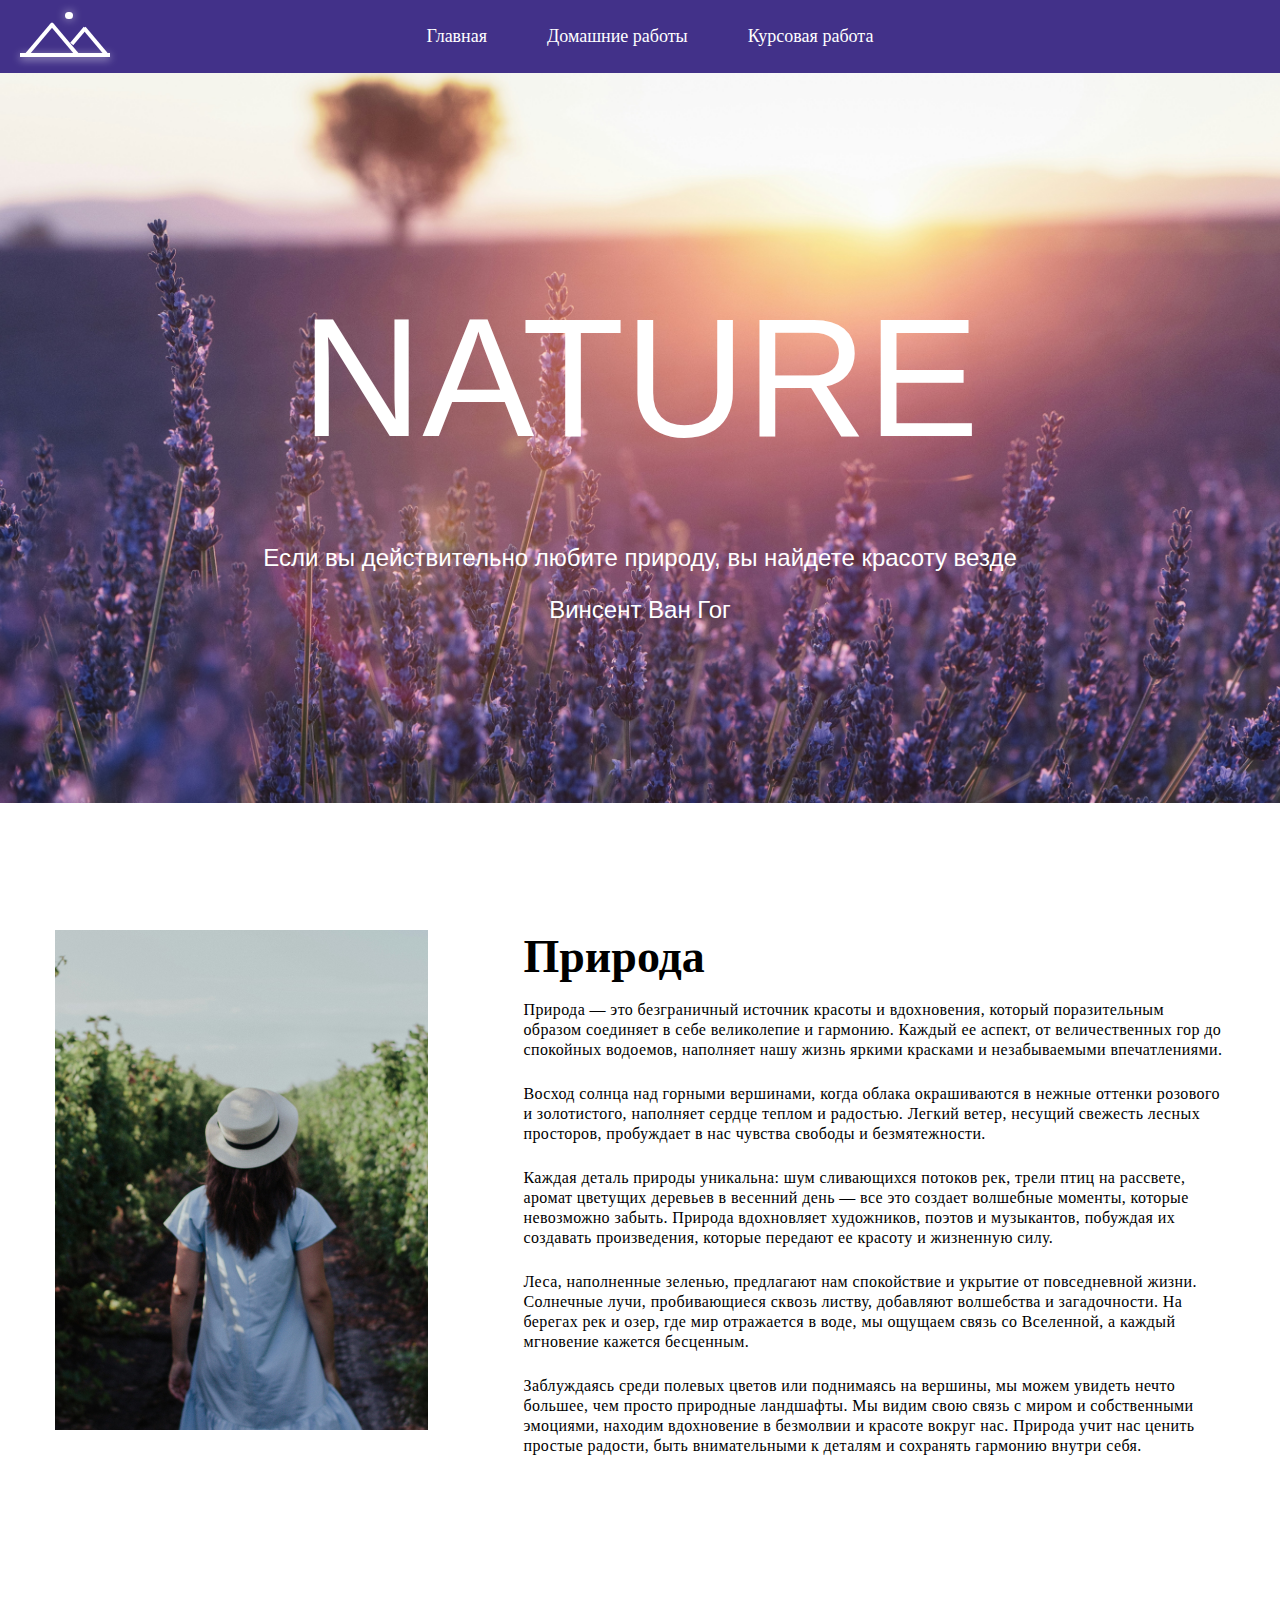
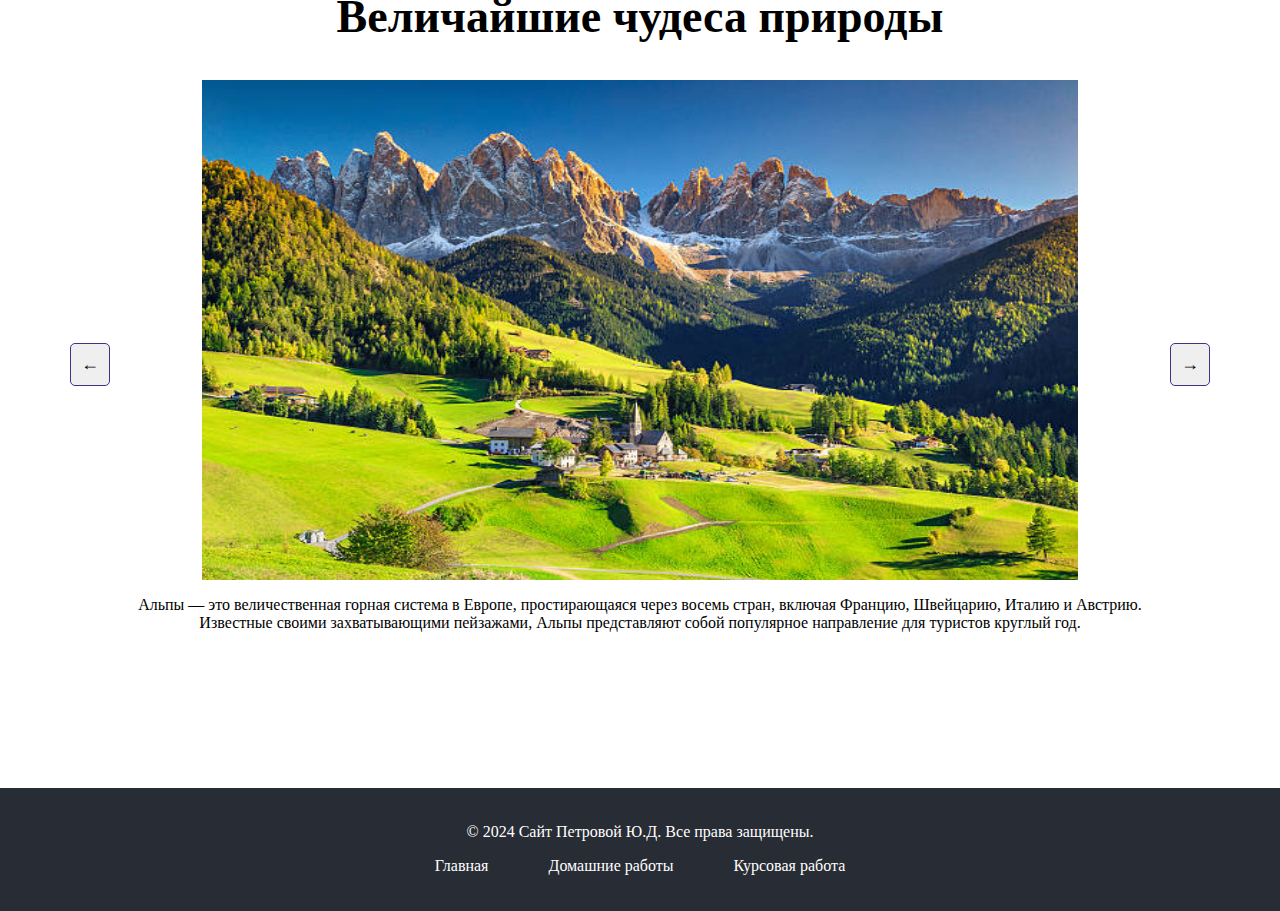
<file: index.html>
<!DOCTYPE html>
<html lang="ru">
<head>
  <meta charset="UTF-8">
  <meta name="viewport" content="width=device-width, initial-scale=1.0">
  <link rel="stylesheet" href="css/style.css">
  <link rel="stylesheet" href="/pages/main-page/components/about/style.css">
  <link rel="stylesheet" href="/pages/main-page/components/main-screen/style.css">
  <link rel="stylesheet" href="/pages/main-page/components/cards/style.css">
  <title>Сайт</title>
</head>
<body>
<header>
  <div class="logo">
    <div class="circle"></div>
    <div class="line line_first"></div>
    <div class="line line_second"></div>
    <div class="line line_third"></div>
    <div class="line line_fourth"></div>
    <div class="line line_fifth"></div>
  </div>
  <div class="desktop-menu">
    <nav>
      <ul class="menu">
        <li><a href="/">Главная</a></li>
        <li><a href="/pages/homeworks-page/index.html">Домашние работы</a></li>
        <li><a href="/game/index.html">Курсовая работа</a></li>
      </ul>
    </nav>
  </div>
  <div class="mobile-menu">
    <div class="hamburger" onclick="toggleMenu()">
      <div class="bar"></div>
      <div class="bar"></div>
      <div class="bar"></div>
    </div>
    <nav class="menu-hamburger">
      <ul>
        <li><a href="/">Главная</a></li>
        <li><a href="/pages/homeworks-page/index.html">Домашние работы</a></li>
        <li><a href="/game/index.html">Курсовая работа</a></li>
      </ul>
    </nav>
  </div>
</header>
<script src="/components/menu/script.js"></script>

<div id="main-screen" class="main-page-main-screen-wrapper">
  <img
          class="main-page-main-screen-image"
          src="/images/main-background.jpg"
          alt="background"
          loading="lazy"
          decoding="async"
  />
  <img
          class="main-page-main-screen-image main-page-main-screen-image_mobile"
          src="/images/main-background.jpg"
          alt="background"
          loading="lazy"
          decoding="async"
  />
  <div class="main-page-main-screen">
    <div class="main-page-main-screen__content">
      <h1 class="main-page-main-screen__title">
        NATURE
      </h1>
      <p class="main-page-main-screen__text">
        Если вы действительно любите природу, вы найдете красоту везде
      </p>
      <p class="main-page-main-screen__text">
        Винсент Ван Гог
      </p>
    </div>
  </div>
</div>
<div id="about" class="main-page-about">
  <div class="container">
    <div class="main-page-about__right">
      <img
              src="/images/main-girl.jpg"
              alt="About image"
      />
    </div>
    <div class="main-page-about__left">
      <h1 class="main-page-about__title">
        Природа
      </h1>
      <div class="main-page-about__description">
        Природа — это безграничный источник красоты и вдохновения, который поразительным образом соединяет в себе великолепие и гармонию. Каждый ее аспект, от величественных гор до спокойных водоемов, наполняет нашу жизнь яркими красками и незабываемыми впечатлениями.
      </div>
      <div class="main-page-about__description">
        Восход солнца над горными вершинами, когда облака окрашиваются в нежные оттенки розового и золотистого, наполняет сердце теплом и радостью. Легкий ветер, несущий свежесть лесных просторов, пробуждает в нас чувства свободы и безмятежности.
      </div>

      <div class="main-page-about__description">
        Каждая деталь природы уникальна: шум сливающихся потоков рек, трели птиц на рассвете, аромат цветущих деревьев в весенний день — все это создает волшебные моменты, которые невозможно забыть. Природа вдохновляет художников, поэтов и музыкантов, побуждая их создавать произведения, которые передают ее красоту и жизненную силу.
      </div>

      <div class="main-page-about__description">
        Леса, наполненные зеленью, предлагают нам спокойствие и укрытие от повседневной жизни. Солнечные лучи, пробивающиеся сквозь листву, добавляют волшебства и загадочности. На берегах рек и озер, где мир отражается в воде, мы ощущаем связь со Вселенной, а каждый мгновение кажется бесценным.
      </div>

      <div class="main-page-about__description">
        Заблуждаясь среди полевых цветов или поднимаясь на вершины, мы можем увидеть нечто большее, чем просто природные ландшафты. Мы видим свою связь с миром и собственными эмоциями, находим вдохновение в безмолвии и красоте вокруг нас. Природа учит нас ценить простые радости, быть внимательными к деталям и сохранять гармонию внутри себя.
      </div>

    </div>
  </div>
</div>

<div class="container carousel-container">
  <h1 class="carousel-title">Величайшие чудеса природы</h1>
  <div class="container-scroll">
    <button class="scroll-button" id="prevButton">←</button>
    <div class="carousel">
      <img id="carouselImage" src="/images/land-1.jpg" alt="Изображение 1" />
      <p id="imageText">Альпы — это величественная горная система в Европе, простирающаяся через восемь стран, включая Францию, Швейцарию, Италию и Австрию. Известные своими захватывающими пейзажами, Альпы представляют собой популярное направление для туристов круглый год.</p>
    </div>
    <button class="scroll-button" id="nextButton">→</button>
  </div>
</div>
<script src="pages/main-page/components/cards/cards.js"></script>

<footer>
  <p>© 2024 Сайт Петровой Ю.Д. Все права защищены.</p>
  <ul>
    <li><a href="/">Главная</a></li>
    <li><a href="/pages/homeworks-page/index.html">Домашние работы</a></li>
    <li><a href="/game/index.html">Курсовая работа</a></li>
  </ul>
</footer>
</body>
</html>
</file>
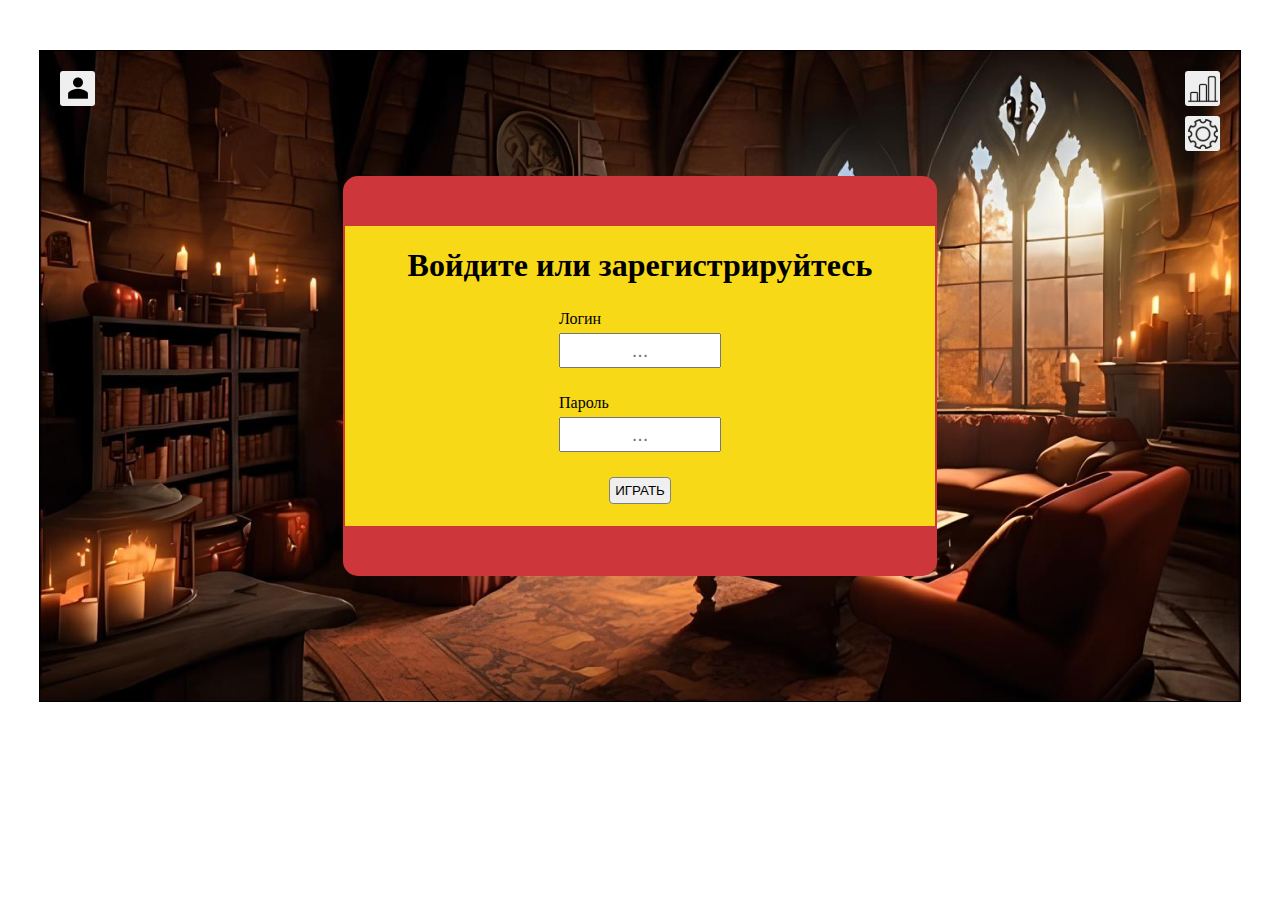
<file: game/index.html>
<!DOCTYPE html>
<html lang="en">
<head>
  <meta charset="UTF-8">
  <meta name="viewport" content="width=device-width, initial-scale=1.0">
  <title>Title</title>
  <link rel="stylesheet" href="css/style.css">
</head>
<body>
<header>
</header>

<div class="game">
  <div class="container game-container">
    <div class="game-wrapper game-wrapper_home-screen">

      <button id="startGameButton" class="start-game-button">ИГРАТЬ</button>

      <div id="game-modal-name-input" class="game-modal game-modal_name-input game-modal_gryffindor">
        <h1 class="game-modal__title">Войдите или зарегистрируйтесь</h1>
        <div class="game-modal__input-container">
          <p class="game-modal__text">Логин</p>
          <input class="name-modal__input" type="text" id="nameInput" placeholder="..." autocomplete="off">
        </div>
        <div class="game-modal__input-container">
          <p class="game-modal__text">Пароль</p>
          <input class="name-modal__input" type="text" id="passwordInput" placeholder="..." autocomplete="off">
        </div>
        <button id="startGameButton1" class="button_in-modal start-game-button_in-modal">ИГРАТЬ</button>
      </div>

      <div id="game-modal-level-choice" class="game-modal game-modal_level-choice game-modal_gryffindor">
        <span class="close-button" onclick="closeModalWindow('game-modal-level-choice')">&times;</span>
        <h1 class="game-modal__title">Выберите уровень</h1>
          <div class="level-choice__labels">
              <label class="level-choice__label">
                  <input type="radio" name="level" value="first" checked> УРОВЕНЬ 1
              </label>
              <label class="level-choice__label">
                  <input type="radio" name="level" value="second"> УРОВЕНЬ 2
              </label>
          </div>
        <button id="levelChosenButton" class="button_in-modal level-choice-button_in-modal">Выбрать!</button>
      </div>

      <div id="game-modal-settings" class="game-modal game-modal_settings game-modal_gryffindor">
        <span class="close-button" onclick="closeModalWindow('game-modal-settings')">&times;</span>
        <h1 class="game-modal__title">Настройки</h1>
        <div class="settings-buttons">
          <button id="changeUserButton" class="settings-button">
            Сменить игрока
          </button>
        </div>
        <div class="theme-choice">
          <p class="theme-choice__title">Выбери свой факультет</p>
          <div class="theme-choice-images">
            <button class="theme-choice-image" id="gryffindorButton">
              <img class="theme-choice-image"  src="images/symbol-gryffindor.png">
            </button>
            <button class="theme-choice-image" id="hufflepuffButton">
              <img class="theme-choice-image"  src="images/symbol-hufflepuff.png">
            </button>
            <button class="theme-choice-image" id="ravenclawButton">
              <img class="theme-choice-image"  src="images/symbol-ravenclaw.png">
            </button>
            <button class="theme-choice-image" id="slytherinButton">
              <img class="theme-choice-image"  src="images/symbol-slytherin.png">
            </button>
          </div>
        </div>
      </div>

      <div id="game-modal-statistics" class="game-modal game-modal_statistics game-modal_gryffindor">
        <span class="close-button" onclick="closeModalWindow('game-modal-statistics')">&times;</span>
        <h1 class="game-modal__title">Статистика</h1>
        <div id="statisticsContainer" class="statistics-container"></div>
      </div>

      <button id="openModalUserButton" class="open-modal-button open-modal-button_user">
        <img class="open-modal-icon"  src="images/user-info-button.png">
      </button>
      <div id="userInfo" class="user-info"></div>
      <div class="open-modal-buttons">
        <button id="openModalStatisticsButton" class="open-modal-button open-modal-button_statistics">
          <img class="open-modal-icon"  src="images/stat-button.svg">
        </button>
        <button id="openModalSettingsButton" class="open-modal-button open-modal-button_settings">
          <img class="open-modal-icon"  src="images/settings-button.svg">
        </button>
      </div>

    </div>
  </div>
</div>
<script src="js/script.js"></script>

</body>
</html>
</file>
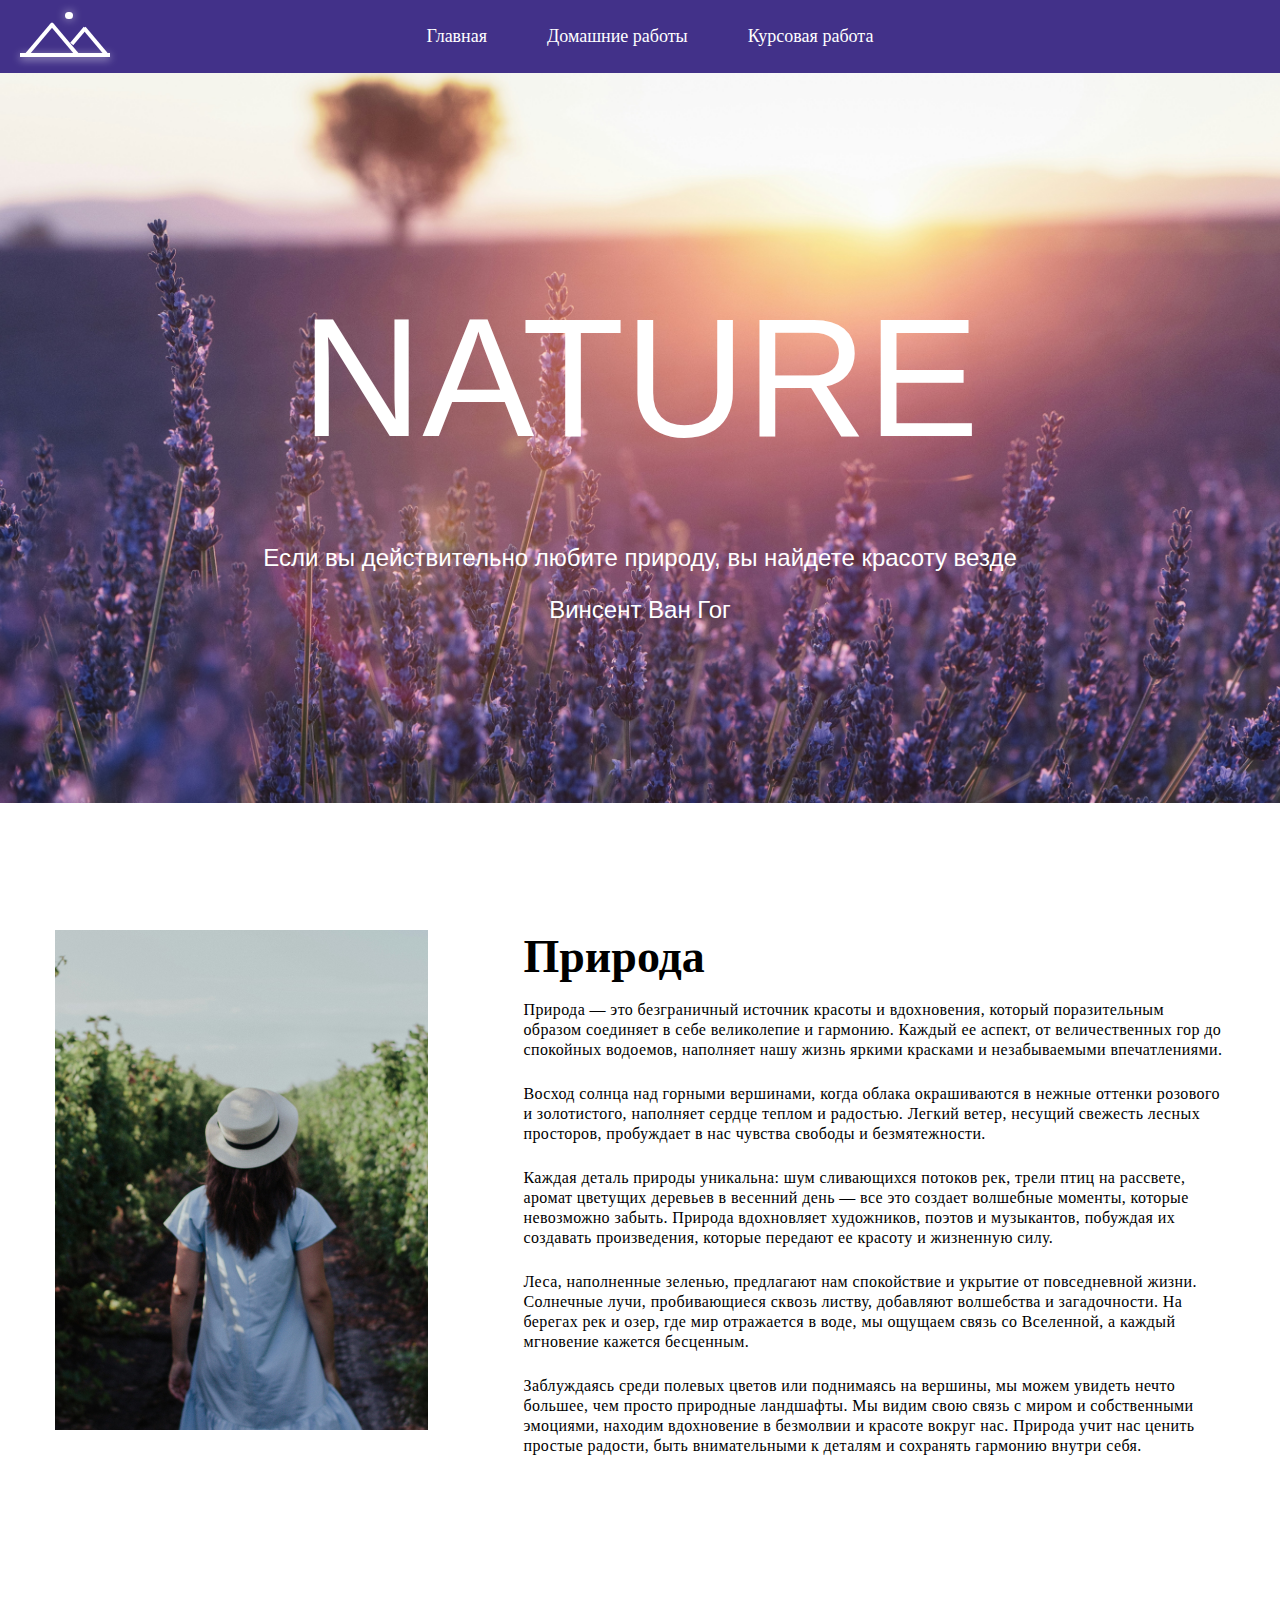
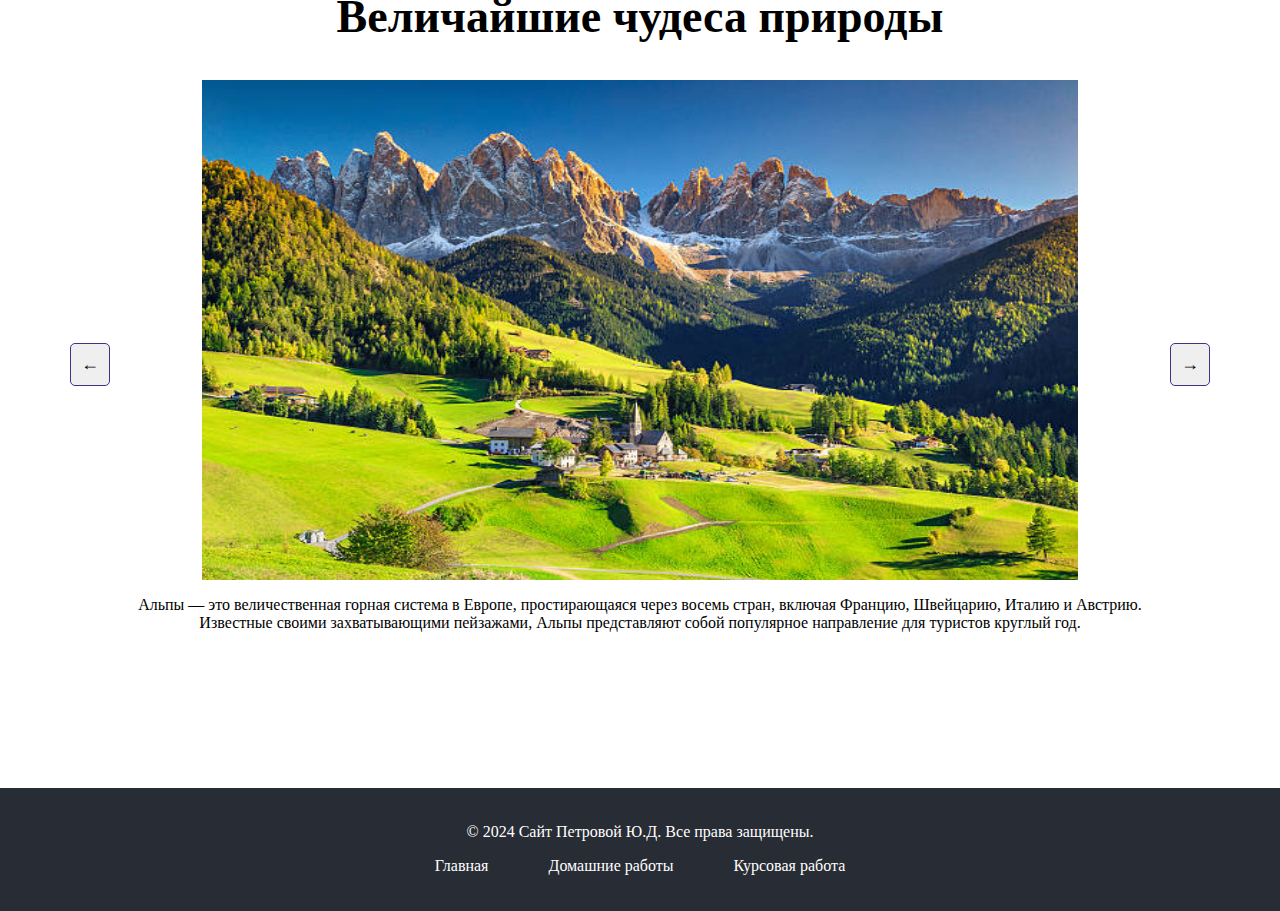
<file: pages/index.html>
<!DOCTYPE html>
<html lang="ru">
<head>
  <meta charset="UTF-8">
  <meta name="viewport" content="width=device-width, initial-scale=1.0">
  <link rel="stylesheet" href="css/style.css">
  <link rel="stylesheet" href="/pages/main-page/components/about/style.css">
  <link rel="stylesheet" href="/pages/main-page/components/main-screen/style.css">
  <link rel="stylesheet" href="/pages/main-page/components/cards/style.css">
  <title>Сайт</title>
</head>
<body>
<header>
  <div class="logo">
    <div class="circle"></div>
    <div class="line line_first"></div>
    <div class="line line_second"></div>
    <div class="line line_third"></div>
    <div class="line line_fourth"></div>
    <div class="line line_fifth"></div>
  </div>
  <div class="desktop-menu">
    <nav>
      <ul class="menu">
        <li><a href="/">Главная</a></li>
        <li><a href="/pages/homeworks-page/index.html">Домашние работы</a></li>
        <li><a href="/pages/curse-work-page/index.html">Курсовая работа</a></li>
      </ul>
    </nav>
  </div>
  <div class="mobile-menu">
    <div class="hamburger" onclick="toggleMenu()">
      <div class="bar"></div>
      <div class="bar"></div>
      <div class="bar"></div>
    </div>
    <nav class="menu-hamburger">
      <ul>
        <li><a href="/">Главная</a></li>
        <li><a href="/pages/homeworks-page/index.html">Домашние работы</a></li>
        <li><a href="/pages/curse-work-page/index.html">Курсовая работа</a></li>
      </ul>
    </nav>
  </div>
</header>
<script src="/components/menu/script.js"></script>

<div id="main-screen" class="main-page-main-screen-wrapper">
  <img
          class="main-page-main-screen-image"
          src="/images/main-background.jpg"
          alt="background"
          loading="lazy"
          decoding="async"
  />
  <img
          class="main-page-main-screen-image main-page-main-screen-image_mobile"
          src="/images/main-background.jpg"
          alt="background"
          loading="lazy"
          decoding="async"
  />
  <div class="main-page-main-screen">
    <div class="main-page-main-screen__content">
      <h1 class="main-page-main-screen__title">
        NATURE
      </h1>
      <p class="main-page-main-screen__text">
        Если вы действительно любите природу, вы найдете красоту везде
      </p>
      <p class="main-page-main-screen__text">
        Винсент Ван Гог
      </p>
    </div>
  </div>
</div>
<div id="about" class="main-page-about">
  <div class="container">
    <div class="main-page-about__right">
      <img
              src="/images/main-girl.jpg"
              alt="About image"
      />
    </div>
    <div class="main-page-about__left">
      <h1 class="main-page-about__title">
        Природа
      </h1>
      <div class="main-page-about__description">
        Природа — это безграничный источник красоты и вдохновения, который поразительным образом соединяет в себе великолепие и гармонию. Каждый ее аспект, от величественных гор до спокойных водоемов, наполняет нашу жизнь яркими красками и незабываемыми впечатлениями.
      </div>
      <div class="main-page-about__description">
        Восход солнца над горными вершинами, когда облака окрашиваются в нежные оттенки розового и золотистого, наполняет сердце теплом и радостью. Легкий ветер, несущий свежесть лесных просторов, пробуждает в нас чувства свободы и безмятежности.
      </div>

      <div class="main-page-about__description">
        Каждая деталь природы уникальна: шум сливающихся потоков рек, трели птиц на рассвете, аромат цветущих деревьев в весенний день — все это создает волшебные моменты, которые невозможно забыть. Природа вдохновляет художников, поэтов и музыкантов, побуждая их создавать произведения, которые передают ее красоту и жизненную силу.
      </div>

      <div class="main-page-about__description">
        Леса, наполненные зеленью, предлагают нам спокойствие и укрытие от повседневной жизни. Солнечные лучи, пробивающиеся сквозь листву, добавляют волшебства и загадочности. На берегах рек и озер, где мир отражается в воде, мы ощущаем связь со Вселенной, а каждый мгновение кажется бесценным.
      </div>

      <div class="main-page-about__description">
        Заблуждаясь среди полевых цветов или поднимаясь на вершины, мы можем увидеть нечто большее, чем просто природные ландшафты. Мы видим свою связь с миром и собственными эмоциями, находим вдохновение в безмолвии и красоте вокруг нас. Природа учит нас ценить простые радости, быть внимательными к деталям и сохранять гармонию внутри себя.
      </div>

    </div>
  </div>
</div>

<div class="container carousel-container">
  <h1 class="carousel-title">Величайшие чудеса природы</h1>
  <div class="container-scroll">
    <button class="scroll-button" id="prevButton">←</button>
    <div class="carousel">
      <img id="carouselImage" src="/images/land-1.jpg" alt="Изображение 1" />
      <p id="imageText">Альпы — это величественная горная система в Европе, простирающаяся через восемь стран, включая Францию, Швейцарию, Италию и Австрию. Известные своими захватывающими пейзажами, Альпы представляют собой популярное направление для туристов круглый год.</p>
    </div>
    <button class="scroll-button" id="nextButton">→</button>
  </div>
</div>
<script src="pages/main-page/components/cards/cards.js"></script>

<footer>
  <p>© 2024 Сайт Петровой Ю.Д. Все права защищены.</p>
  <ul>
    <li><a href="/">Главная</a></li>
    <li><a href="/pages/homeworks-page/index.html">Домашние работы</a></li>
    <li><a href="/pages/curse-work-page/index.html">Курсовая работа</a></li>
  </ul>
</footer>
</body>
</html>
</file>
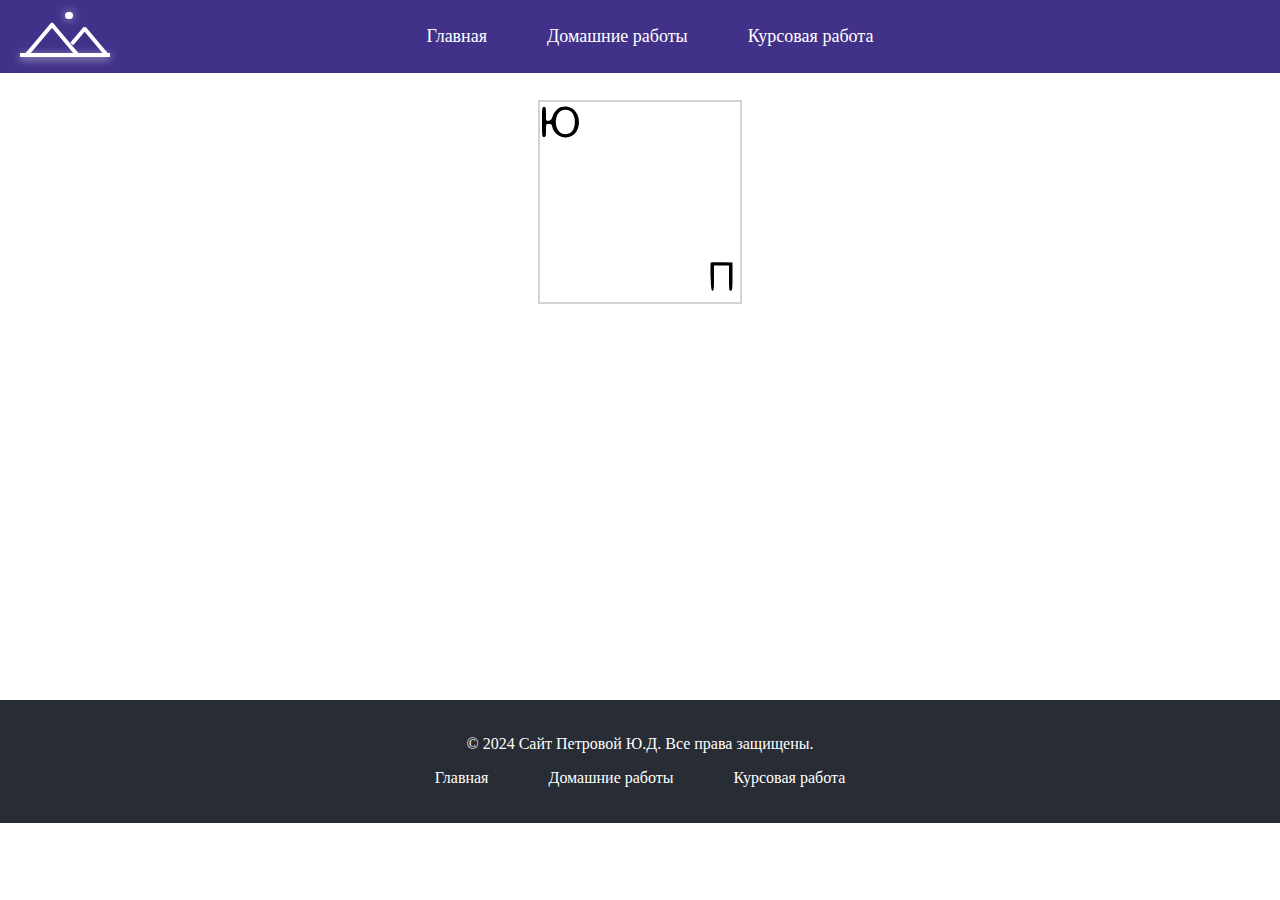
<file: pages/homework-second-page/index.html>
<!doctype html>
<html lang="ru">

<head>
  <meta charset="UTF-8">
  <meta name="viewport" content="width=device-width, initial-scale=1.0">
  <link rel="stylesheet" href="../../css/style.css">
  <link rel="stylesheet" href="../../pages/homework-second-page/style.css">
  <title>Flexbox</title>
</head>

<body>
<header>
    <div class="logo">
        <div class="circle"></div>
        <div class="line line_first"></div>
        <div class="line line_second"></div>
        <div class="line line_third"></div>
        <div class="line line_fourth"></div>
        <div class="line line_fifth"></div>
    </div>
    <div class="desktop-menu">
        <nav>
            <ul class="menu">
                <li><a href="/">Главная</a></li>
                <li><a href="/pages/homeworks-page/index.html">Домашние работы</a></li>
                <li><a href="/game/index.html">Курсовая работа</a></li>
            </ul>
        </nav>
    </div>
    <div class="mobile-menu">
        <div class="hamburger" onclick="toggleMenu()">
            <div class="bar"></div>
            <div class="bar"></div>
            <div class="bar"></div>
        </div>
        <nav class="menu-hamburger">
            <ul>
                <li><a href="/">Главная</a></li>
                <li><a href="/pages/homeworks-page/index.html">Домашние работы</a></li>
                <li><a href="/game/index.html">Курсовая работа</a></li>
            </ul>
        </nav>
    </div>
</header>
<script src="../../components/menu/script.js"></script>

<div class="animation-block">
    <label class="label">
        <input type="checkbox" id="toggle" class="toggle"/>
        <div id="containerAnimation" class="container-animation">
            <svg id="animation-brand" class="animation-brand" version="1.0"
                 xmlns="http://www.w3.org/2000/svg"
                 width="200px" height="200px" viewBox="0 0 200.000000 200.000000"
                 preserveAspectRatio="xMidYMid meet">
                <g id="animatedLetterU" transform="translate(0.000000,40.000000) scale(0.100000,-0.100000)"
                   fill="#000000" stroke="none">
                    <path d="M214 349 c-39 -11 -72 -47 -89 -96 -10 -29 -19 -39 -39 -41 -26 -3
                            -26 -3 -26 67 0 64 -2 71 -20 71 -19 0 -20 -7 -20 -150 0 -143 1 -150 20 -150
                            18 0 20 7 20 65 0 65 0 65 29 65 23 0 30 -5 34 -29 15 -71 96 -121 168 -101
                            141 39 128 280 -16 303 -16 3 -44 1 -61 -4z m87 -39 c64 -35 64 -185 0 -220
                            -40 -21 -87 -12 -115 21 -37 44 -37 134 0 178 28 33 75 42 115 21z"
                    />
                    <animateMotion
                            begin="containerAnimation.mouseover"
                            restart="never"
                            dur="5s"
                            path="M0 0.813522H8.37187C12.1593 0.813522 15.7509 2.49642 18.1747
                                5.40676V5.40676C20.5985 8.3171 24.1901 10 27.9775 10H31.253H35.8522C39.2283
                                10 42.5487 10.8604 45.5 12.5V12.5C48.4513 14.1396 51.7717 15 55.1478
                                15H65H74.1897C79.2363 15 84.1231 16.7693 88 20L88.4671 20.3892C92.0421 23.3685
                                96.5486 25 101.202 25V25C105.31 25 109.318 26.2718 112.674 28.6407L114.911
                                30.22C120.992 34.5123 125.155 41.0117 126.509 48.3307L128.499 59.0774C128.832
                                60.8785 129 62.7064 129 64.5381V71.3483C129 78.1417 126.694 84.734 122.46
                                90.0465L121.077 91.7819C119.967 93.1745 118.735 94.4654 117.397 95.6395L114.412
                                98.2564C109.917 102.198 104.347 104.707 98.4163 105.461L31.253 114"
                            fill="freeze"
                    />
                    <animateTransform
                            attributeName="transform"
                            attributeType="XML"
                            type="scale"
                            from="1 1"
                            to="1.5 1.5"
                            begin="containerAnimation.mouseover"
                            restart="never"
                            fill="freeze"
                            dur="5s"
                            values="1 1; 2.6 2.6"
                            keyTimes="0; 1"
                            additive="sum"/>
                    <animate id="colorAnim" attributeName="fill" from="black" to="lightblue" dur="3s"
                             begin="toggle.click"/>
                    <animateTransform
                            attributeName="transform"
                            attributeType="XML"
                            type="rotate"
                            from="0"
                            to="360"
                            dur="0.2s"
                            begin="colorAnim.endEvent"
                            additive="sum"/>
                    <circle r="12" fill="orange" opacity="0">
                        <animateMotion id="motionAnim"
                                       dur="3s"
                                       begin="toggle.click"
                                       restart="whenNotActive"
                                       path="M214 349 c-39 -11 -72 -47 -89 -96 -10 -29 -19 -39 -39 -41 -26 -3
                                            -26 -3 -26 67 0 64 -2 71 -20 71 -19 0 -20 -7 -20 -150 0 -143 1 -150 20 -150
                                            18 0 20 7 20 65 0 65 0 65 29 65 23 0 30 -5 34 -29 15 -71 96 -121 168 -101
                                            141 39 128 280 -16 303 -16 3 -44 1 -61 -4z"
                        />
                        <animate attributeName="opacity" from="0" to="1" begin="motionAnim.beginEvent"
                                 dur="0.01s" fill="freeze"/>
                        <animate attributeName="opacity" from="1" to="0" begin="motionAnim.endEvent"
                                 dur="0.0001s" fill="freeze"/>
                    </circle>
                </g>
                <g id="animatedLetterP"
                   transform="translate(160.000000,195.000000) scale(0.100000,-0.100000)"
                   fill="#000000" stroke="none">
                    <path
                            d="M108 345 c-3 -4 -4 -68 -2 -143 4 -111 7 -138 19 -140 13 -3 15 17 15 125 l0 128 75 0 75 1 0 -129 c0 -117 2 -128 18 -125 15 3 17 18 17 143 l0 140 -106 3 c-58 1 -108 0 -111 -3z"/>
                    <animateMotion
                            begin="containerAnimation.mouseover"
                            restart="never"
                            dur="5s"
                            path="M-12 -6.9091L-16.367 -5.0491C-19.084 -3.4662-23.082 -2.6503-27.122 -2.6503H-28.152C-31.363
                                 -2.6503-34.553 -2.1348-37.601 -1.1235L-39.399 -0.5269C-42.447 0.4845-45.637 1 -48.848 1H-54H-77.3522H-93.5167C-96.6415
                                  1-99.7471 0.4882-102.7212 -0.5531L-122.7673 -6.9091L-127.4422 -8.8424C-134.8091 -11.8891-140.6605 -17.7426-143.7044
                                  -25.1106L-145.7359 -30.027L-150.8643 -45.4687C-151.6165 -47.7336-152 -50.1047-152 -52.4912V-52.4912C-152 -59.7651-148.4492
                                  -66.5809-142.4882 -70.75L-140.6488 -72.0353C-139.5178 -72.8262-138.3269 -73.5279-137.087 -74.1339L-125.3935 -79.8494C-123.6468
                                  -80.703-121.8213 -81.3849-119.9428 -81.8853L-104.4969 -85.9896"
                            fill="freeze"
                    />
                    <animateTransform
                            attributeName="transform"
                            attributeType="XML"
                            type="scale"
                            from="1 1"
                            to="1.5 1.5"
                            begin="containerAnimation.mouseover"
                            restart="never"
                            fill="freeze"
                            dur="5s"
                            values="1 1; 2.6 2.6"
                            keyTimes="0; 1"
                            additive="sum"
                    />
                    <animate id="colorAnim" attributeName="fill" from="black" to="blue" dur="3s"
                             begin="toggle.click"/>
                    <animateTransform
                            attributeName="transform"
                            attributeType="XML"
                            type="rotate"
                            from="0"
                            to="360"
                            dur="0.2s"
                            begin="colorAnim.endEvent"
                            additive="sum"/>
                    <circle r="12" fill="orange" opacity="0">
                        <animateMotion id="motionAnim" dur="3s" begin="toggle.click" restart="whenNotActive"
                                       path="M108 345 c-3 -4 -4 -68 -2 -143 4 -111 7 -138 19 -140 13 -3
                                           15 17 15 125 l0 128 75 0 75 1 0 -129 c0 -117 2 -128 18 -125 15 3
                                           17 18 17 143 l0 140 -106 3 c-58 1 -108 0 -111 -3z"
                        />
                        <animate attributeName="opacity" from="0" to="1" begin="motionAnim.beginEvent"
                                 dur="0.01s" fill="freeze"/>
                        <animate attributeName="opacity" from="1" to="0" begin="motionAnim.endEvent"
                                 dur="0.0001s" fill="freeze"/>
                    </circle>
                </g>
            </svg>

            <div class="pic-container">
                <img class="pic" src="../../images/my_photo.jpeg"/>
                <div class="pic-text">
                    Юлия Петрова
                </div>
            </div>
        </div>
    </label>
</div>

<footer>
    <p>© 2024 Сайт Петровой Ю.Д. Все права защищены.</p>
    <ul>
        <li><a href="/">Главная</a></li>
        <li><a href="/pages/homeworks-page/index.html">Домашние работы</a></li>
        <li><a href="/game/index.html">Курсовая работа</a></li>
    </ul>
</footer>

</body>

</html>
</file>
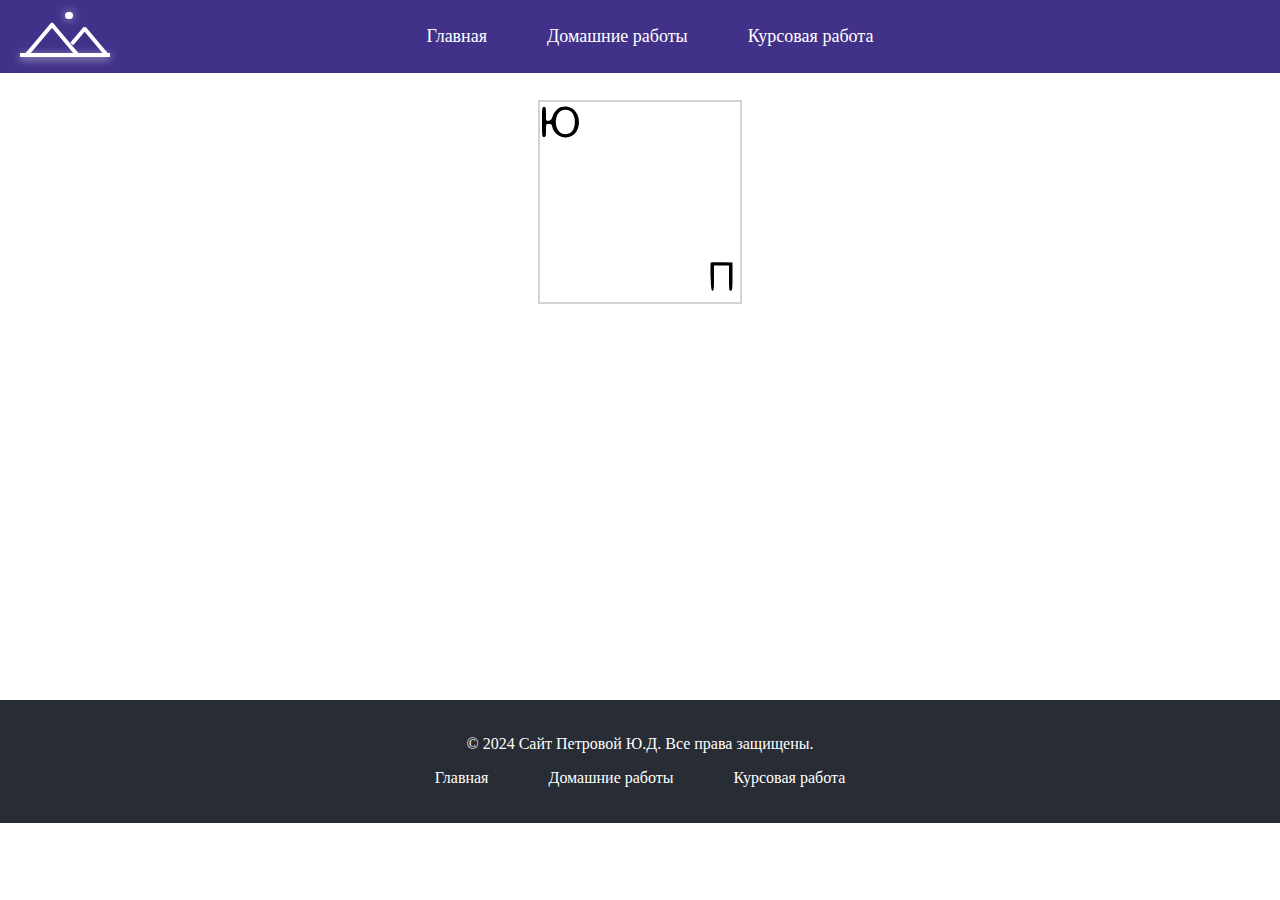
<file: pages/pages/homework-second-page/index.html>
<!doctype html>
<html lang="ru">

<head>
  <meta charset="UTF-8">
  <meta name="viewport" content="width=device-width, initial-scale=1.0">
  <link rel="stylesheet" href="../../css/style.css">
  <link rel="stylesheet" href="../../pages/homework-second-page/style.css">
  <title>Flexbox</title>
</head>

<body>
<header>
    <div class="logo">
        <div class="circle"></div>
        <div class="line line_first"></div>
        <div class="line line_second"></div>
        <div class="line line_third"></div>
        <div class="line line_fourth"></div>
        <div class="line line_fifth"></div>
    </div>
    <div class="desktop-menu">
        <nav>
            <ul class="menu">
                <li><a href="/">Главная</a></li>
                <li><a href="/pages/homeworks-page/index.html">Домашние работы</a></li>
                <li><a href="/pages/curse-work-page/index.html">Курсовая работа</a></li>
            </ul>
        </nav>
    </div>
    <div class="mobile-menu">
        <div class="hamburger" onclick="toggleMenu()">
            <div class="bar"></div>
            <div class="bar"></div>
            <div class="bar"></div>
        </div>
        <nav class="menu-hamburger">
            <ul>
                <li><a href="/">Главная</a></li>
                <li><a href="/pages/homeworks-page/index.html">Домашние работы</a></li>
                <li><a href="/pages/curse-work-page/index.html">Курсовая работа</a></li>
            </ul>
        </nav>
    </div>
</header>
<script src="../../components/menu/script.js"></script>

<div class="animation-block">
    <label class="label">
        <input type="checkbox" id="toggle" class="toggle"/>
        <div id="containerAnimation" class="container-animation">
            <svg id="animation-brand" class="animation-brand" version="1.0"
                 xmlns="http://www.w3.org/2000/svg"
                 width="200px" height="200px" viewBox="0 0 200.000000 200.000000"
                 preserveAspectRatio="xMidYMid meet">
                <g id="animatedLetterU" transform="translate(0.000000,40.000000) scale(0.100000,-0.100000)"
                   fill="#000000" stroke="none">
                    <path d="M214 349 c-39 -11 -72 -47 -89 -96 -10 -29 -19 -39 -39 -41 -26 -3
                            -26 -3 -26 67 0 64 -2 71 -20 71 -19 0 -20 -7 -20 -150 0 -143 1 -150 20 -150
                            18 0 20 7 20 65 0 65 0 65 29 65 23 0 30 -5 34 -29 15 -71 96 -121 168 -101
                            141 39 128 280 -16 303 -16 3 -44 1 -61 -4z m87 -39 c64 -35 64 -185 0 -220
                            -40 -21 -87 -12 -115 21 -37 44 -37 134 0 178 28 33 75 42 115 21z"
                    />
                    <animateMotion
                            begin="containerAnimation.mouseover"
                            restart="never"
                            dur="5s"
                            path="M0 0.813522H8.37187C12.1593 0.813522 15.7509 2.49642 18.1747
                                5.40676V5.40676C20.5985 8.3171 24.1901 10 27.9775 10H31.253H35.8522C39.2283
                                10 42.5487 10.8604 45.5 12.5V12.5C48.4513 14.1396 51.7717 15 55.1478
                                15H65H74.1897C79.2363 15 84.1231 16.7693 88 20L88.4671 20.3892C92.0421 23.3685
                                96.5486 25 101.202 25V25C105.31 25 109.318 26.2718 112.674 28.6407L114.911
                                30.22C120.992 34.5123 125.155 41.0117 126.509 48.3307L128.499 59.0774C128.832
                                60.8785 129 62.7064 129 64.5381V71.3483C129 78.1417 126.694 84.734 122.46
                                90.0465L121.077 91.7819C119.967 93.1745 118.735 94.4654 117.397 95.6395L114.412
                                98.2564C109.917 102.198 104.347 104.707 98.4163 105.461L31.253 114"
                            fill="freeze"
                    />
                    <animateTransform
                            attributeName="transform"
                            attributeType="XML"
                            type="scale"
                            from="1 1"
                            to="1.5 1.5"
                            begin="containerAnimation.mouseover"
                            restart="never"
                            fill="freeze"
                            dur="5s"
                            values="1 1; 2.6 2.6"
                            keyTimes="0; 1"
                            additive="sum"/>
                    <animate id="colorAnim" attributeName="fill" from="black" to="lightblue" dur="3s"
                             begin="toggle.click"/>
                    <animateTransform
                            attributeName="transform"
                            attributeType="XML"
                            type="rotate"
                            from="0"
                            to="360"
                            dur="0.2s"
                            begin="colorAnim.endEvent"
                            additive="sum"/>
                    <circle r="12" fill="orange" opacity="0">
                        <animateMotion id="motionAnim"
                                       dur="3s"
                                       begin="toggle.click"
                                       restart="whenNotActive"
                                       path="M214 349 c-39 -11 -72 -47 -89 -96 -10 -29 -19 -39 -39 -41 -26 -3
                                            -26 -3 -26 67 0 64 -2 71 -20 71 -19 0 -20 -7 -20 -150 0 -143 1 -150 20 -150
                                            18 0 20 7 20 65 0 65 0 65 29 65 23 0 30 -5 34 -29 15 -71 96 -121 168 -101
                                            141 39 128 280 -16 303 -16 3 -44 1 -61 -4z"
                        />
                        <animate attributeName="opacity" from="0" to="1" begin="motionAnim.beginEvent"
                                 dur="0.01s" fill="freeze"/>
                        <animate attributeName="opacity" from="1" to="0" begin="motionAnim.endEvent"
                                 dur="0.0001s" fill="freeze"/>
                    </circle>
                </g>
                <g id="animatedLetterP"
                   transform="translate(160.000000,195.000000) scale(0.100000,-0.100000)"
                   fill="#000000" stroke="none">
                    <path
                            d="M108 345 c-3 -4 -4 -68 -2 -143 4 -111 7 -138 19 -140 13 -3 15 17 15 125 l0 128 75 0 75 1 0 -129 c0 -117 2 -128 18 -125 15 3 17 18 17 143 l0 140 -106 3 c-58 1 -108 0 -111 -3z"/>
                    <animateMotion
                            begin="containerAnimation.mouseover"
                            restart="never"
                            dur="5s"
                            path="M-12 -6.9091L-16.367 -5.0491C-19.084 -3.4662-23.082 -2.6503-27.122 -2.6503H-28.152C-31.363
                                 -2.6503-34.553 -2.1348-37.601 -1.1235L-39.399 -0.5269C-42.447 0.4845-45.637 1 -48.848 1H-54H-77.3522H-93.5167C-96.6415
                                  1-99.7471 0.4882-102.7212 -0.5531L-122.7673 -6.9091L-127.4422 -8.8424C-134.8091 -11.8891-140.6605 -17.7426-143.7044
                                  -25.1106L-145.7359 -30.027L-150.8643 -45.4687C-151.6165 -47.7336-152 -50.1047-152 -52.4912V-52.4912C-152 -59.7651-148.4492
                                  -66.5809-142.4882 -70.75L-140.6488 -72.0353C-139.5178 -72.8262-138.3269 -73.5279-137.087 -74.1339L-125.3935 -79.8494C-123.6468
                                  -80.703-121.8213 -81.3849-119.9428 -81.8853L-104.4969 -85.9896"
                            fill="freeze"
                    />
                    <animateTransform
                            attributeName="transform"
                            attributeType="XML"
                            type="scale"
                            from="1 1"
                            to="1.5 1.5"
                            begin="containerAnimation.mouseover"
                            restart="never"
                            fill="freeze"
                            dur="5s"
                            values="1 1; 2.6 2.6"
                            keyTimes="0; 1"
                            additive="sum"
                    />
                    <animate id="colorAnim" attributeName="fill" from="black" to="blue" dur="3s"
                             begin="toggle.click"/>
                    <animateTransform
                            attributeName="transform"
                            attributeType="XML"
                            type="rotate"
                            from="0"
                            to="360"
                            dur="0.2s"
                            begin="colorAnim.endEvent"
                            additive="sum"/>
                    <circle r="12" fill="orange" opacity="0">
                        <animateMotion id="motionAnim" dur="3s" begin="toggle.click" restart="whenNotActive"
                                       path="M108 345 c-3 -4 -4 -68 -2 -143 4 -111 7 -138 19 -140 13 -3
                                           15 17 15 125 l0 128 75 0 75 1 0 -129 c0 -117 2 -128 18 -125 15 3
                                           17 18 17 143 l0 140 -106 3 c-58 1 -108 0 -111 -3z"
                        />
                        <animate attributeName="opacity" from="0" to="1" begin="motionAnim.beginEvent"
                                 dur="0.01s" fill="freeze"/>
                        <animate attributeName="opacity" from="1" to="0" begin="motionAnim.endEvent"
                                 dur="0.0001s" fill="freeze"/>
                    </circle>
                </g>
            </svg>

            <div class="pic-container">
                <img class="pic" src="../../images/my_photo.jpeg"/>
                <div class="pic-text">
                    Юлия Петрова
                </div>
            </div>
        </div>
    </label>
</div>

<footer>
    <p>© 2024 Сайт Петровой Ю.Д. Все права защищены.</p>
    <ul>
        <li><a href="/">Главная</a></li>
        <li><a href="/pages/homeworks-page/index.html">Домашние работы</a></li>
        <li><a href="/pages/curse-work-page/index.html">Курсовая работа</a></li>
    </ul>
</footer>

</body>

</html>
</file>
<file: css/style.css>
@import url('../components/menu/style.css');
@import url('../components/footer/style.css');

.container {
    margin-right: auto;
    margin-left: auto;
    padding-left: 15px;
    padding-right: 15px;
    font-family: font-awesome;
}


@media (min-width: 768px) {
    .container {
        width: 750px;
    }
}

@media (min-width: 992px) {
    .container {
        width: 970px;
    }
}

@media (min-width: 1200px) {
    .container {
        width: 1170px;
    }
}
</file>
<file: pages/main-page/components/about/style.css>
.main-page-about {
    padding-bottom: 80px;
}

.main-page-about__left {
    text-align: center;
}

.main-page-about__right img {
    max-width: 100%;
}

.main-page-about__title {
    color: #000;
    margin-bottom: 8px;
    font-size: 34px;
    line-height: 42px;
}

.main-page-about__description {
    color: #000;
    margin-bottom: 32px;
    font-size: 18px;
    line-height: 32px;
    letter-spacing: 0.4px;
}
.main-page-about__right {
    display: none;
    flex-basis: 40%;
}

@media screen and (min-width: 992px) {
    .main-page-about__right {
        display: block;
        flex-basis: 40%;
    }
    .main-page-about__left {
        flex-basis: 64%;
    }
    .main-page-about {
        padding-top: 80px;
    }
    .main-page-about .container {
        display: flex;
        column-gap: 30px;
    }
    .main-page-about__left {
        text-align: left;
    }
    .main-page-about__title {
        margin-bottom: 16px;
        font-size: 46px;
        line-height: 54px;
        margin-top: 0;
    }
    .main-page-about__description {
        margin-bottom: 24px;
        font-size: 16px;
        line-height: 20px;
    }
}
</file>
<file: pages/main-page/components/main-screen/style.css>
.main-page-main-screen {
    padding: 110px 16px 99px 16px;
    position: relative;
}
.main-page-main-screen-image {
    position: absolute;
    display: none;
    max-height: 803px;
    width: 100vw;
    height: 803px;
    object-fit: cover;
    object-position: 50% 50%;
    margin-top: 6px;
}
.main-page-main-screen-image_mobile {
    display: block;
}
.main-page-main-screen-wrapper {
    overflow: hidden;
    justify-content: center;
    display: flex;
    width: 100vw;
    align-items: center;
    height: 803px;
}
.main-page-main-screen__content {
    display: flex;
    flex-direction: column;
    align-items: center;
    justify-content: center;
}
h1.main-page-main-screen__title {
    font-size: 34px;
    font-weight: 400;
    line-height: 44px;
    text-align: center;
    color: #FFF;
}
p.main-page-main-screen__text {
    font-size: 20px;
    font-weight: 400;
    line-height: 24px;
    text-align: center;
    color: #FFF;
    margin: 20px 0 0 0;
}

@media screen and (min-width: 540px) {
    .main-page-main-screen-image {
        display: block;
    }
    .main-page-main-screen-image_mobile {
        display: none;
    }
}
@media screen and (min-width: 992px) {
    .main-page-main-screen {
        padding: 233px 153px 0 153px;
    }
    h1.main-page-main-screen__title {
        font-size: 168px;
        font-weight: 400;
        line-height: 64px;
        text-align: center;
    }
    p.main-page-main-screen__text {
        font-size: 24px;
        font-weight: 400;
        line-height: 32px;
        text-align: center;
    }
    .main-page-main-screen-image {
        max-height: none;
        margin-top: 0;
    }
    .main-page-main-screen-wrapper {
        height: 850px;
        align-items: flex-start;
    }
}
</file>
<file: pages/main-page/components/cards/style.css>
.carousel-container {
    display: flex;
    align-items: center;
    justify-content: center;
    padding-bottom: 140px;
    padding-top: 30px;
    max-height: 700px;
    flex-direction: column;
}

.container-scroll {
    display: flex;
    align-items: center;
}

.carousel {
    text-align: center;
    display: flex;
    flex-direction: column;
    max-height: 700px;
    align-items: center;
}

img {
    max-width: 100%;
    height: auto;
    width: 85%;
    max-height: 500px;
}

.scroll-button {
    padding: 10px;
    margin: 0 15px;
    cursor: pointer;
    font-size: 18px;
    border-radius: 5px;
    border: 1px solid #423189;
    &:hover {
        background-color: #ddb5dd;
    }
}

.carousel-title {
    color: #000;
    margin-bottom: 18px;
    font-size: 34px;
    line-height: 42px;
}

@media screen and (min-width: 992px) {
    .carousel-title {
        margin-bottom: 36px;
        font-size: 46px;
        line-height: 54px;
        margin-top: 0;
    }
}
</file>
<file: pages/css/style.css>
@import url('../components/menu/style.css');
@import url('../components/footer/style.css');

.container {
    margin-right: auto;
    margin-left: auto;
    padding-left: 15px;
    padding-right: 15px;
    font-family: font-awesome;
}


@media (min-width: 768px) {
    .container {
        width: 750px;
    }
}

@media (min-width: 992px) {
    .container {
        width: 970px;
    }
}

@media (min-width: 1200px) {
    .container {
        width: 1170px;
    }
}
</file>
<file: pages/homework-second-page/style.css>
.animation-block {
    height: 700px;
}

.container-big {
    display: flex;
    justify-content: space-between;
}




.label {
    top: 100px;
    display: flex;
    justify-content: center;
    position: relative;
}
.container-animation {
    width: 200px;
    height: 200px;
    position: relative;
    overflow: hidden;
    transition: opacity 1s 5s;
    display: flex;
    /*position: absolute;*/
    border: 2px solid lightgrey;
}

/* Скрываем чекбокс */
.toggle {
    top: 100px;
    position: relative;
    width: 200px;
    height: 200px;
    display: none;
}

.pic-container {
    position: absolute;
    display: flex;
    align-items: center;
    justify-content: center;
    width: 100%;
    height: 100%;
}

.animation-brand {
    width: 100%;
    height: 100%;
}

.pic {
    width: 100%;
    height: 100%;
    display: flex;
    justify-content: center;
    align-items: center;
    color: white;
    font-size: 20px;
    opacity: 0;
    transition: opacity 1s 3s;
}

.pic-text {
    position: absolute;
    bottom: 50px;
    font-size: 26px;
    font-weight: 500;
    opacity: 0;
    transition: opacity 1s 3s;
}

/* Когда чекбокс отмечен, pic становится видимой */
.toggle:checked + .container-animation {
    animation: increase 3s forwards 4s;
}
.toggle:checked + .container-animation .pic {
    opacity: 1;
    top: -100px;
}
.toggle:checked + .container-animation .pic-text {
    opacity: 1;
}

@keyframes increase {
    0% {
        width: 200px;
        height: 200px;
    }
    50% {
        width: 230px;
        height: 230px;
    }
    100% {
        width: 200px;
        height: 200px;
    }
}
</file>
<file: pages/pages/homework-second-page/style.css>
.animation-block {
    height: 700px;
}

.container-big {
    display: flex;
    justify-content: space-between;
}




.label {
    top: 100px;
    display: flex;
    justify-content: center;
    position: relative;
}
.container-animation {
    width: 200px;
    height: 200px;
    position: relative;
    overflow: hidden;
    transition: opacity 1s 5s;
    display: flex;
    /*position: absolute;*/
    border: 2px solid lightgrey;
}

/* Скрываем чекбокс */
.toggle {
    top: 100px;
    position: relative;
    width: 200px;
    height: 200px;
    display: none;
}

.pic-container {
    position: absolute;
    display: flex;
    align-items: center;
    justify-content: center;
    width: 100%;
    height: 100%;
}

.animation-brand {
    width: 100%;
    height: 100%;
}

.pic {
    width: 100%;
    height: 100%;
    display: flex;
    justify-content: center;
    align-items: center;
    color: white;
    font-size: 20px;
    opacity: 0;
    transition: opacity 1s 3s;
}

.pic-text {
    position: absolute;
    bottom: 50px;
    font-size: 26px;
    font-weight: 500;
    opacity: 0;
    transition: opacity 1s 3s;
}

/* Когда чекбокс отмечен, pic становится видимой */
.toggle:checked + .container-animation {
    animation: increase 3s forwards 4s;
}
.toggle:checked + .container-animation .pic {
    opacity: 1;
    top: -100px;
}
.toggle:checked + .container-animation .pic-text {
    opacity: 1;
}

@keyframes increase {
    0% {
        width: 200px;
        height: 200px;
    }
    50% {
        width: 230px;
        height: 230px;
    }
    100% {
        width: 200px;
        height: 200px;
    }
}
</file>
<file: game/css/style.css>
.container {
    margin-right: auto;
    margin-left: auto;
    padding-left: 15px;
    padding-right: 15px;
    font-family: font-awesome;
}

.game-container {
    display: flex;
    justify-content: center;
    margin-top: 50px;
}

.game-wrapper {
    width: 1200px;
    height: 650px;
    background-image: url("../images/bg-first.jpg");
    background-repeat: no-repeat;
    border: 1px solid;
    display: flex;
    justify-content: center;
    align-items: center;
    position: relative;
}

.game-modal {
    width: 550px;
    height: 300px;
    background-color: lightgray;
    border-radius: 15px;
    display: none;
    position: relative;
    padding-left: 20px;
    padding-right: 20px;
    flex-direction: column;
}

.game-modal__title {
    text-align: center;
    margin-bottom: 0;
}

.start-game-button {
    display: none;
}

.close-button {
    position: absolute;
    top: 10px;
    right: 12px;
    cursor: pointer;
}

.settings-buttons {
    display: flex;
    gap: 40px;
    margin-top: 30px;
    margin-bottom: 40px;
    justify-content: center;
}

.theme-choice__title {
    text-align: center;
}

.theme-choice-images {
    display: flex;
    gap: 30px;
    justify-content: center;
}

.theme-choice-image {
    width: 55px;
    height: 72px;
    padding: 0;
    border: none;
    background: none;
}

.theme-choice-image:hover {
    width: 60px;
    height: 77px;
    transition: width 0.3s, height 0.3s;
    cursor: pointer;
}

.game-modal_gryffindor {
    border-top: 50px solid #cd373c;
    border-bottom: 50px solid #cd373c;
    border-right: 2px solid #cd373c;
    border-left: 2px solid #cd373c;
    background-color: #f7d917;
}
.game-modal_hufflepuff {
    border-top: 50px solid #000;
    border-bottom: 50px solid #000;
    border-right: 2px solid #000;
    border-left: 2px solid #000;
    background-color: #ffff99;
}
.game-modal_ravenclaw {
    border-top: 50px solid #0f0f68;
    border-bottom: 50px solid #0f0f68;
    border-right: 2px solid #0f0f68;
    border-left: 2px solid #0f0f68;
    background-color: #C0C0C0;
}
.game-modal_slytherin {
    border-top: 50px solid #014728;
    border-bottom: 50px solid #014728;
    border-right: 2px solid #014728;
    border-left: 2px solid #014728;
    background-color: #C0C0C0;
}

.game-modal_name-input {
    display: flex;
}

.open-modal-buttons {
    display: flex;
    flex-direction: column;
    gap: 10px;
    top: 20px;
    right: 20px;
    position: absolute;
}

.open-modal-button {
    width: 35px;
    height: 35px;
    padding: 0;
    border: 0;
    display: flex;
    align-items: center;
    justify-content: center;
    border-radius: 3px;
    cursor: pointer;
}

.game-modal_name-input {
    flex-direction: column;
    gap: 10px;
    align-items: center;
}

.name-modal__input {
    width: 150px;
    text-align: center;
    font-size: 20px;
    padding: 4px;
}

.start-game-button_in-modal {
    padding: 5px;
    border-radius: 4px;
    border: 1px solid grey;
    cursor: pointer;
    margin-top: 15px;
}

.game-modal_level-choice {
    flex-direction: column;
    gap: 30px;
    align-items: center;
}

.game-modal__text {
    margin-bottom: 5px;
}

.open-modal-button_user {
    position: absolute;
    left: 20px;
    top: 20px;
}

.user-info {
    display: none;
    position: absolute;
    top: 20px;
    left: 60px;
    padding: 10px;
    background-color: lightgray;
    border-radius: 5px;
    border: 1px solid #FFF;
}

.statistics-container {
    font-size: 20px;
    gap: 10px;
    display: flex;
    flex-direction: column;
    padding: 10px;
}
</file>
